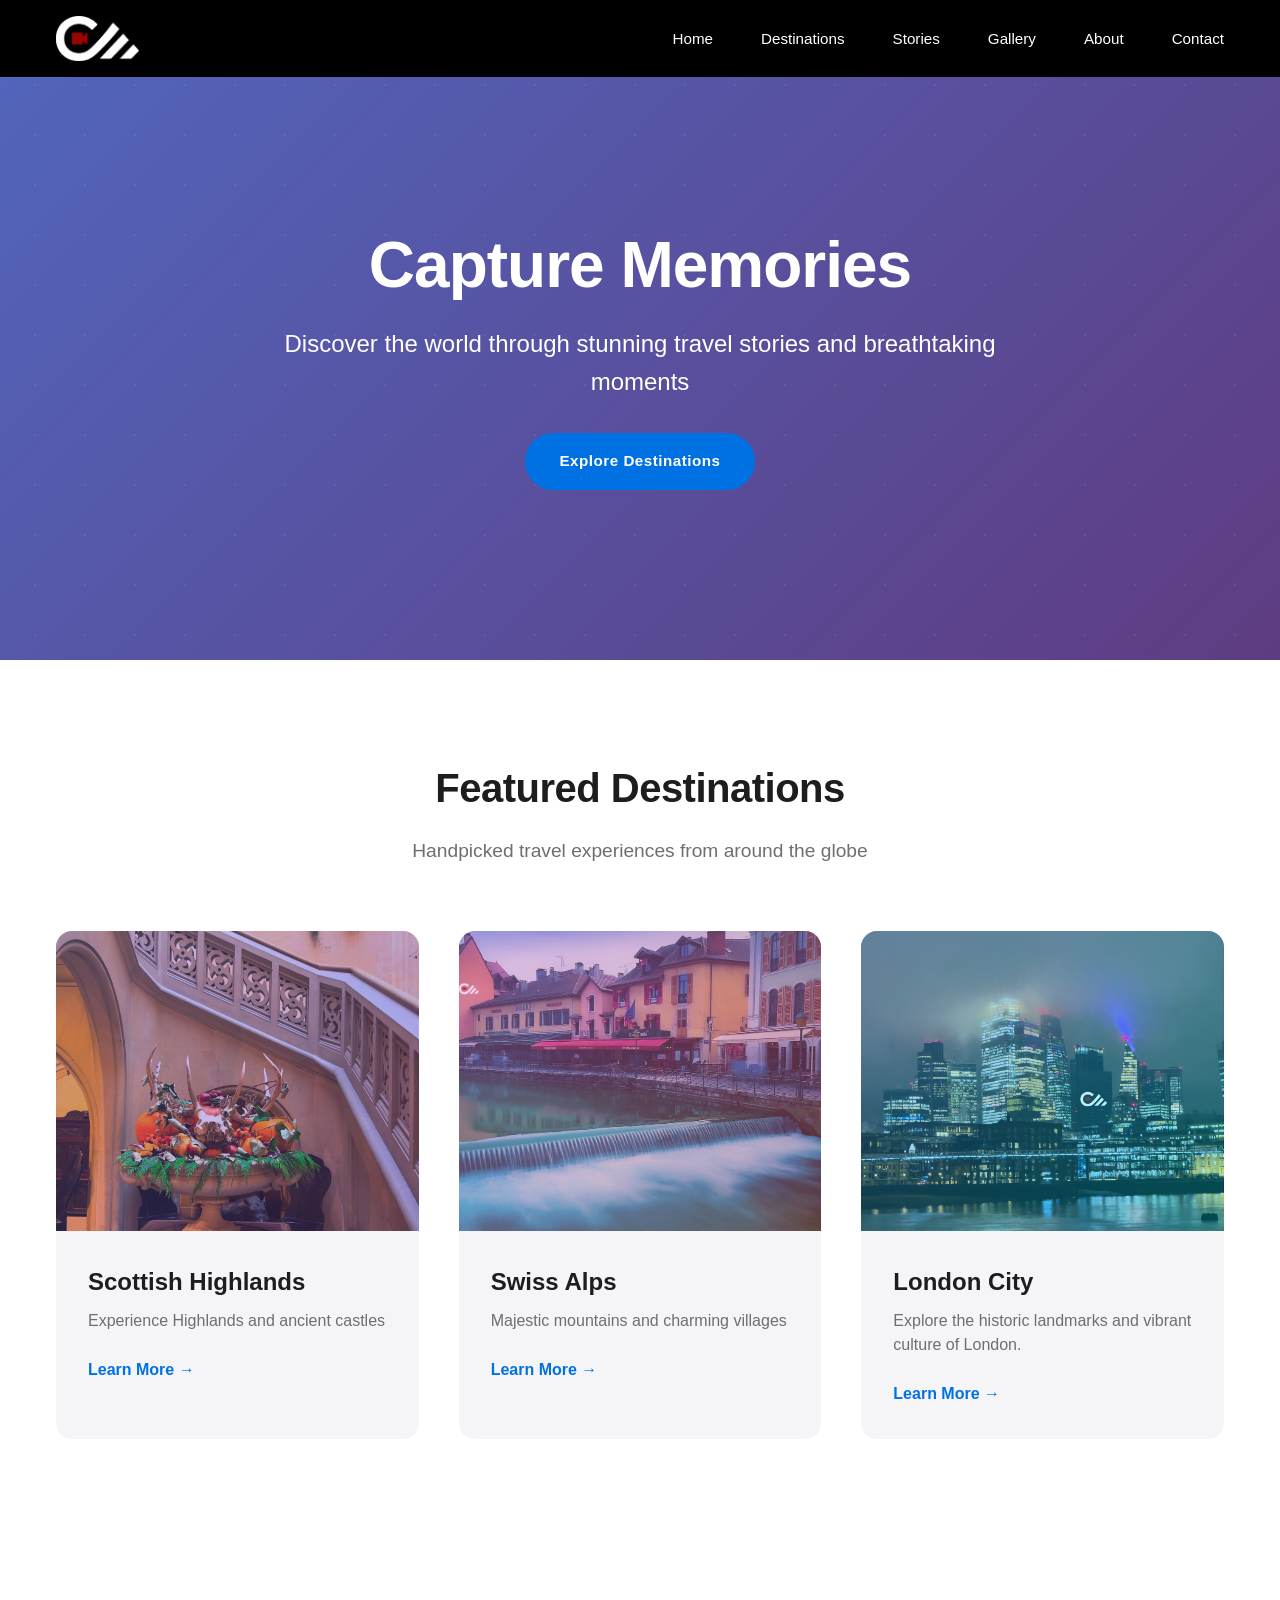
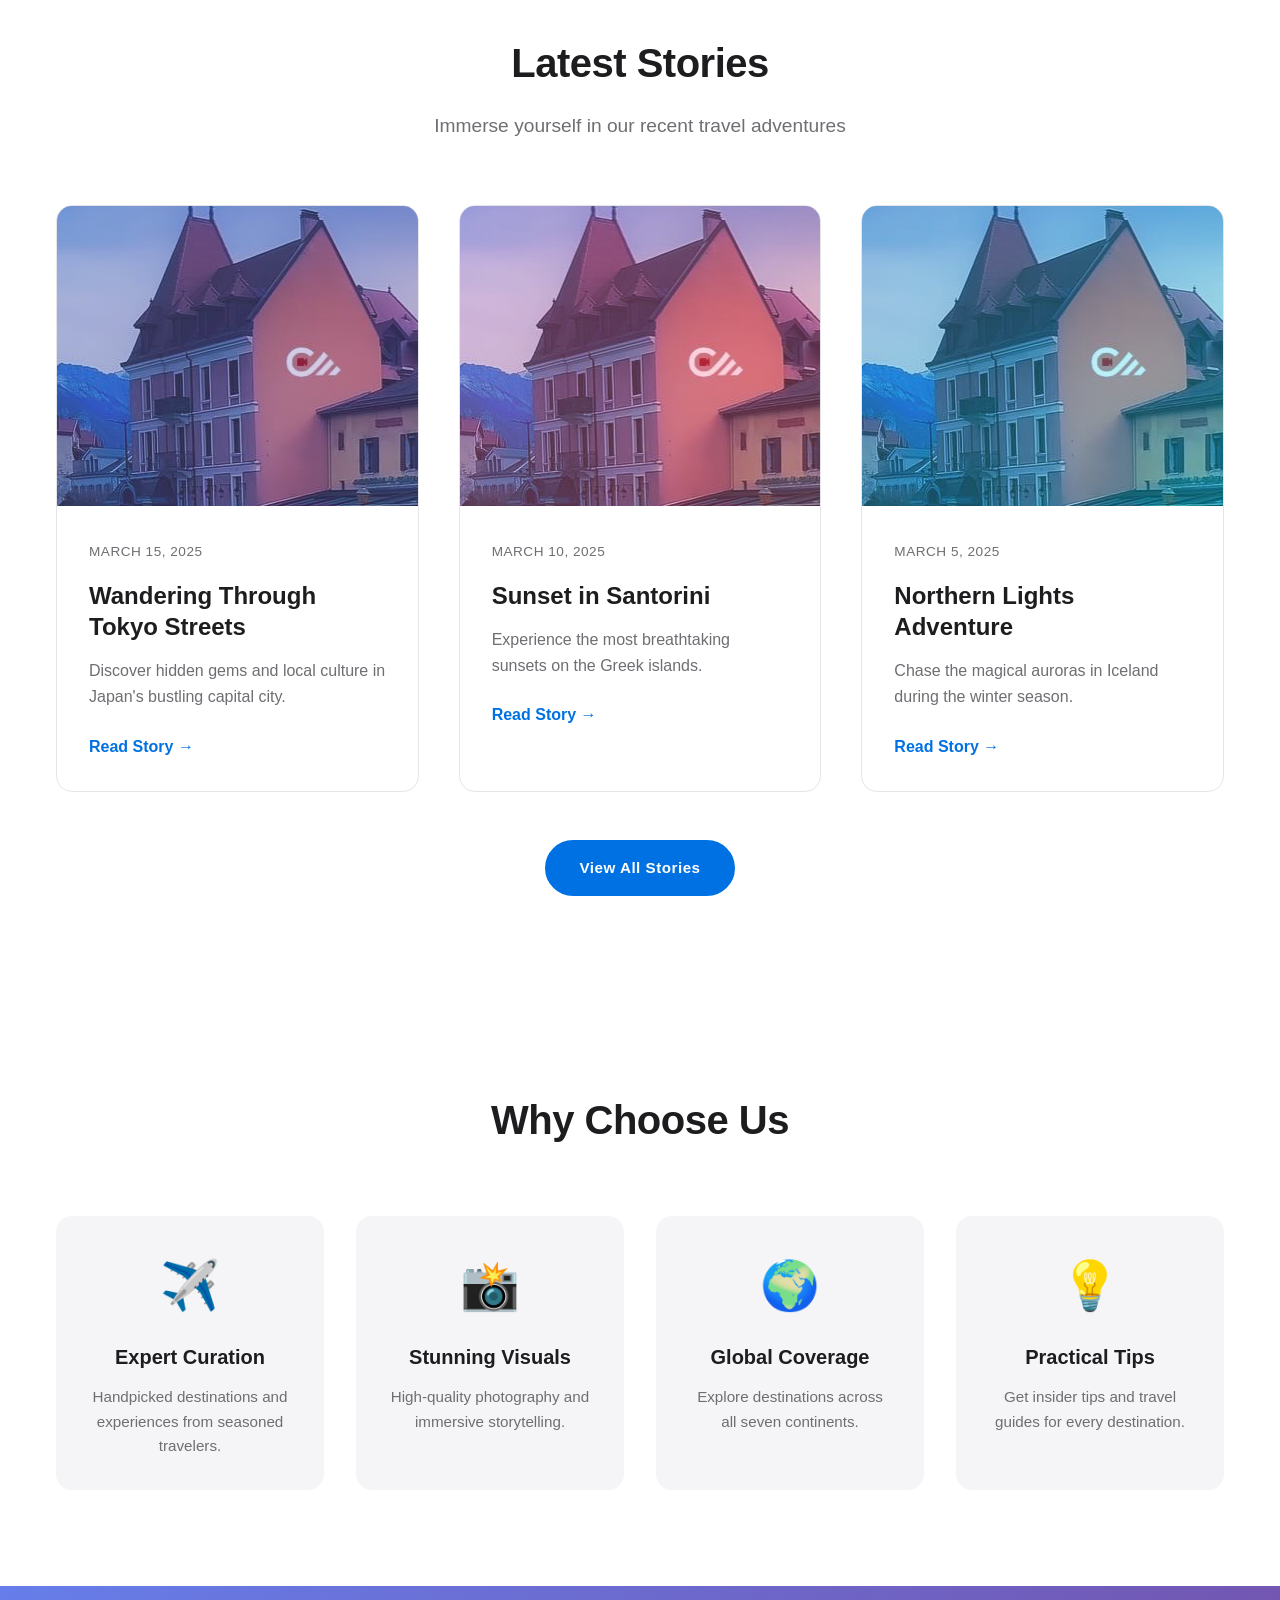
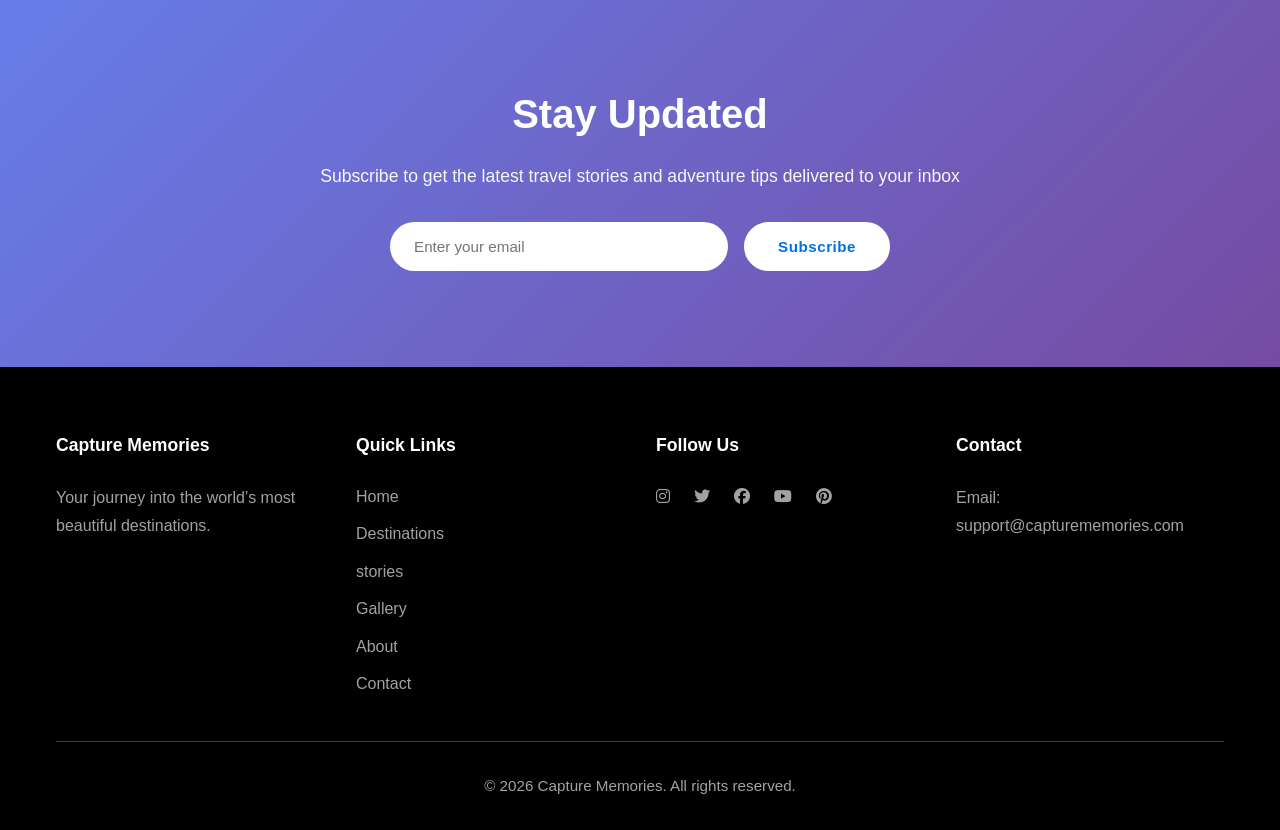
<file: index.html>
<!DOCTYPE html>
<html lang="en">
<head>
    <meta charset="UTF-8">
    <meta name="viewport" content="width=device-width, initial-scale=1.0">
    <meta name="description" content="Capture Memories - A premium travel storiesging platform">
    <title>Capture Memories - Travel Stories & Adventures</title>
    <link rel="stylesheet" href="https://cdnjs.cloudflare.com/ajax/libs/font-awesome/6.4.0/css/all.min.css">
    <link rel="stylesheet" href="css/style.css">
    <link rel="stylesheet" href="css/animations.css">
    <link rel="stylesheet" href="css/responsive.css">
</head>
<body>
    <!-- Navigation -->
    <nav class="navbar">
        <div class="container">
            <div class="nav-wrapper">
                <a href="index.html" class="logo">
                    <img src="assets/images/logo.png" alt="Capture Memories" class="logo-img">
                </a>
                <div class="nav-toggle" id="navToggle">
                    <span></span>
                    <span></span>
                    <span></span>
                </div>
                <ul class="nav-menu" id="navMenu">
                    <li><a href="index.html" class="nav-link active">Home</a></li>
                    <li><a href="pages/destinations.html" class="nav-link">Destinations</a></li>
                    <li><a href="pages/stories.html" class="nav-link">Stories</a></li>
                    <li><a href="pages/gallery.html" class="nav-link">Gallery</a></li>
                    <li><a href="pages/about.html" class="nav-link">About</a></li>
                    <li><a href="pages/contact.html" class="nav-link">Contact</a></li>
                </ul>
            </div>
        </div>
    </nav>

    <!-- Hero Section -->
    <section class="hero">
        <div class="hero-content">
            <h1 class="hero-title fade-in-up">Capture Memories</h1>
            <p class="hero-subtitle fade-in-up" style="animation-delay: 0.2s;">Discover the world through stunning travel stories and breathtaking moments</p>
            <a href="pages/destinations.html" class="cta-button fade-in-up" style="animation-delay: 0.4s;">Explore Destinations</a>
        </div>
        <div class="hero-overlay"></div>
    </section>

    <!-- Featured Destinations -->
    <section class="section featured-destinations">
        <div class="container">
            <div class="section-header">
                <h2>Featured Destinations</h2>
                <p>Handpicked travel experiences from around the globe</p>
            </div>
            <div class="destinations-grid">
                <div class="destination-card" data-aos="fade-up">
                    <div class="destination-image" style="background-image: linear-gradient(135deg, rgba(102, 126, 234, 0.3) 0%, rgba(118, 75, 162, 0.3) 100%), url('assets/images/Img1.jpg'); background-size: cover; background-position: center;"></div>
                    <div class="destination-content">
                        <h3>Scottish Highlands</h3>
                        <p>Experience Highlands and ancient castles</p>
                        <a href="pages/destinations.html" class="read-more">Learn More →</a>
                    </div>
                </div>
                <div class="destination-card" data-aos="fade-up">
                    <div class="destination-image" style="background-image: linear-gradient(135deg, rgba(240, 147, 251, 0.3) 0%, rgba(245, 87, 108, 0.3) 100%), url('assets/images/Img3.jpg'); background-size: cover; background-position: center;"></div>
                    <div class="destination-content">
                        <h3>Swiss Alps</h3>
                        <p>Majestic mountains and charming villages</p>
                        <a href="pages/destinations.html" class="read-more">Learn More →</a>
                    </div>
                </div>
                <div class="destination-card" data-aos="fade-up">
                    <div class="destination-image" style="background-image: linear-gradient(135deg, rgba(79, 172, 254, 0.3) 0%, rgba(0, 242, 254, 0.3) 100%), url('assets/images/Img2.jpg'); background-size: cover; background-position: center;"></div>
                    <div class="destination-content">
                        <h3>London City</h3>
                        <p>Explore the historic landmarks and vibrant culture of London.</p>
                        <a href="pages/destinations.html" class="read-more">Learn More →</a>
                    </div>
                </div>
            </div>
        </div>
    </section>

    <!-- Latest stories Posts -->
    <section class="section latest-stories">
        <div class="container">
            <div class="section-header">
                <h2>Latest Stories</h2>
                <p>Immerse yourself in our recent travel adventures</p>
            </div>
            <div class="stories-grid">
                <article class="stories-card" data-aos="fade-up">
                    <div class="stories-image" style="background: linear-gradient(135deg, rgba(102, 126, 234, 0.3) 0%, rgba(118, 75, 162, 0.3) 100%), url('assets/images/Img3.jpg');"></div>
                    <div class="stories-content">
                        <span class="stories-date">March 15, 2025</span>
                        <h3>Wandering Through Tokyo Streets</h3>
                        <p>Discover hidden gems and local culture in Japan's bustling capital city.</p>
                        <a href="pages/stories.html" class="read-more">Read Story →</a>
                    </div>
                </article>
                <article class="stories-card" data-aos="fade-up">
                    <div class="stories-image" style="background: linear-gradient(135deg, rgba(240, 147, 251, 0.3) 0%, rgba(245, 87, 108, 0.3) 100%), url('assets/images/Img3.jpg');"></div>
                    <div class="stories-content">
                        <span class="stories-date">March 10, 2025</span>
                        <h3>Sunset in Santorini</h3>
                        <p>Experience the most breathtaking sunsets on the Greek islands.</p>
                        <a href="pages/stories.html" class="read-more">Read Story →</a>
                    </div>
                </article>
                <article class="stories-card" data-aos="fade-up">
                    <div class="stories-image" style="background: linear-gradient(135deg, rgba(79, 172, 254, 0.3) 0%, rgba(0, 242, 254, 0.3) 100%), url('assets/images/Img3.jpg');"></div>
                    <div class="stories-content">
                        <span class="stories-date">March 5, 2025</span>
                        <h3>Northern Lights Adventure</h3>
                        <p>Chase the magical auroras in Iceland during the winter season.</p>
                        <a href="pages/stories.html" class="read-more">Read Story →</a>
                    </div>
                </article>
            </div>
            <div class="section-cta">
                <a href="pages/stories.html" class="cta-button">View All Stories</a>
            </div>
        </div>
    </section>

    <!-- Features Section -->
    <section class="section features">
        <div class="container">
            <div class="section-header">
                <h2>Why Choose Us</h2>
            </div>
            <div class="features-grid">
                <div class="feature-item" data-aos="fade-up">
                    <div class="feature-icon">✈️</div>
                    <h3>Expert Curation</h3>
                    <p>Handpicked destinations and experiences from seasoned travelers.</p>
                </div>
                <div class="feature-item" data-aos="fade-up">
                    <div class="feature-icon">📸</div>
                    <h3>Stunning Visuals</h3>
                    <p>High-quality photography and immersive storytelling.</p>
                </div>
                <div class="feature-item" data-aos="fade-up">
                    <div class="feature-icon">🌍</div>
                    <h3>Global Coverage</h3>
                    <p>Explore destinations across all seven continents.</p>
                </div>
                <div class="feature-item" data-aos="fade-up">
                    <div class="feature-icon">💡</div>
                    <h3>Practical Tips</h3>
                    <p>Get insider tips and travel guides for every destination.</p>
                </div>
            </div>
        </div>
    </section>

    <!-- Newsletter Section -->
    <section class="section newsletter">
        <div class="container">
            <div class="newsletter-content">
                <h2>Stay Updated</h2>
                <p>Subscribe to get the latest travel stories and adventure tips delivered to your inbox</p>
                <form class="newsletter-form" id="newsletterForm">
                    <input type="email" placeholder="Enter your email" required>
                    <button type="submit" class="cta-button">Subscribe</button>
                </form>
            </div>
        </div>
    </section>

    <!-- Footer -->
    <footer id="site-footer"></footer>

    <script src="js/footer.js"></script>
    <script src="js/main.js"></script>
    <script src="js/navigation.js"></script>
    <script src="js/scroll-animations.js"></script>
</body>
</html>
</file>
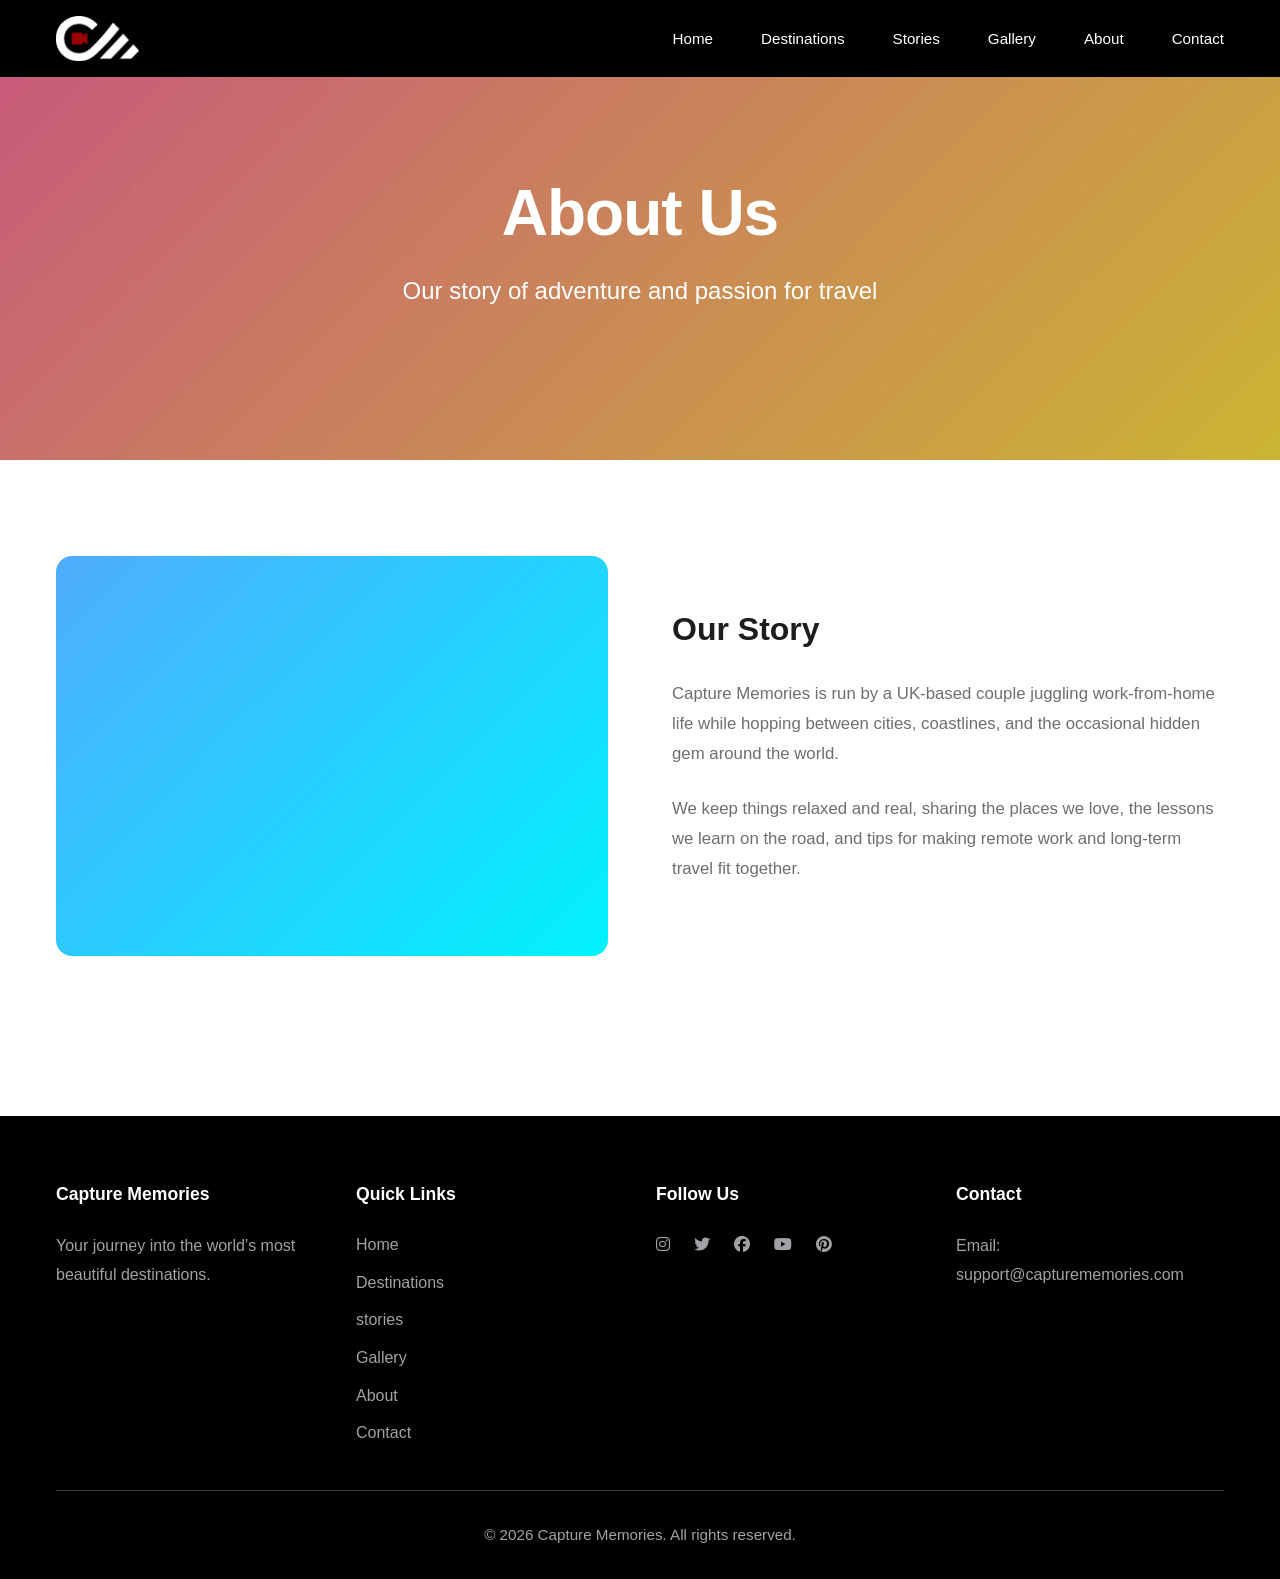
<file: pages/about.html>
<!DOCTYPE html>
<html lang="en">
<head>
    <meta charset="UTF-8">
    <meta name="viewport" content="width=device-width, initial-scale=1.0">
    <title>About - Capture Memories</title>
    <link rel="stylesheet" href="https://cdnjs.cloudflare.com/ajax/libs/font-awesome/6.4.0/css/all.min.css">
    <link rel="stylesheet" href="../css/style.css">
    <link rel="stylesheet" href="../css/animations.css">
    <link rel="stylesheet" href="../css/responsive.css">
    <style>
        .about-section {
            display: grid;
            grid-template-columns: 1fr 1fr;
            gap: 4rem;
            align-items: center;
            margin-bottom: 4rem;
        }

        .about-image {
            height: 400px;
            border-radius: 16px;
            background: linear-gradient(135deg, #667eea 0%, #764ba2 100%);
        }

        .about-content h3 {
            font-size: 2rem;
            margin-bottom: 1.5rem;
            font-weight: 700;
        }

        .about-content p {
            color: var(--text-light);
            margin-bottom: 1.5rem;
            line-height: 1.8;
            font-size: 1.05rem;
        }

        @media (max-width: 768px) {
            .about-section {
                grid-template-columns: 1fr;
                gap: 2rem;
            }

            .about-image {
                height: 250px;
            }
        }
    </style>
</head>
<body>
    <!-- Navigation -->
    <nav class="navbar">
        <div class="container">
            <div class="nav-wrapper">
                <a href="../index.html" class="logo">
                    <img src="../assets/images/logo.png" alt="Capture Memories" class="logo-img">
                </a>
                <div class="nav-toggle" id="navToggle">
                    <span></span>
                    <span></span>
                    <span></span>
                </div>
                <ul class="nav-menu" id="navMenu">
                    <li><a href="../index.html" class="nav-link">Home</a></li>
                    <li><a href="destinations.html" class="nav-link">Destinations</a></li>
                    <li><a href="stories.html" class="nav-link">Stories</a></li>
                    <li><a href="gallery.html" class="nav-link">Gallery</a></li>
                    <li><a href="about.html" class="nav-link active">About</a></li>
                    <li><a href="contact.html" class="nav-link">Contact</a></li>
                </ul>
            </div>
        </div>
    </nav>

    <!-- Page Header -->
    <section class="hero" style="margin-top: 60px; height: 400px; background: linear-gradient(135deg, #fa709a 0%, #fee140 100%);">
        <div class="hero-content">
            <h1 class="hero-title fade-in-up">About Us</h1>
            <p class="hero-subtitle fade-in-up" style="animation-delay: 0.2s;">Our story of adventure and passion for travel</p>
        </div>
        <div class="hero-overlay"></div>
    </section>

    <!-- About Content -->
    <section class="section">
        <div class="container">
            <div class="about-section" data-aos="fade-up">
                <div class="about-image" style="background: linear-gradient(135deg, #4facfe 0%, #00f2fe 100%);"></div>
                <div class="about-content">
                    <h3>Our Story</h3>
                    <p>Capture Memories is run by a UK-based couple juggling work-from-home life while hopping between cities, coastlines, and the occasional hidden gem around the world.</p>
                    <p>We keep things relaxed and real, sharing the places we love, the lessons we learn on the road, and tips for making remote work and long-term travel fit together.</p>
                </div>
            </div>
        </div>
    </section>

    <!-- Footer -->
    <footer id="site-footer"></footer>

    <script src="../js/footer.js"></script>
    <script src="../js/main.js"></script>
    <script src="../js/navigation.js"></script>
    <script src="../js/scroll-animations.js"></script>
</body>
</html>
</file>
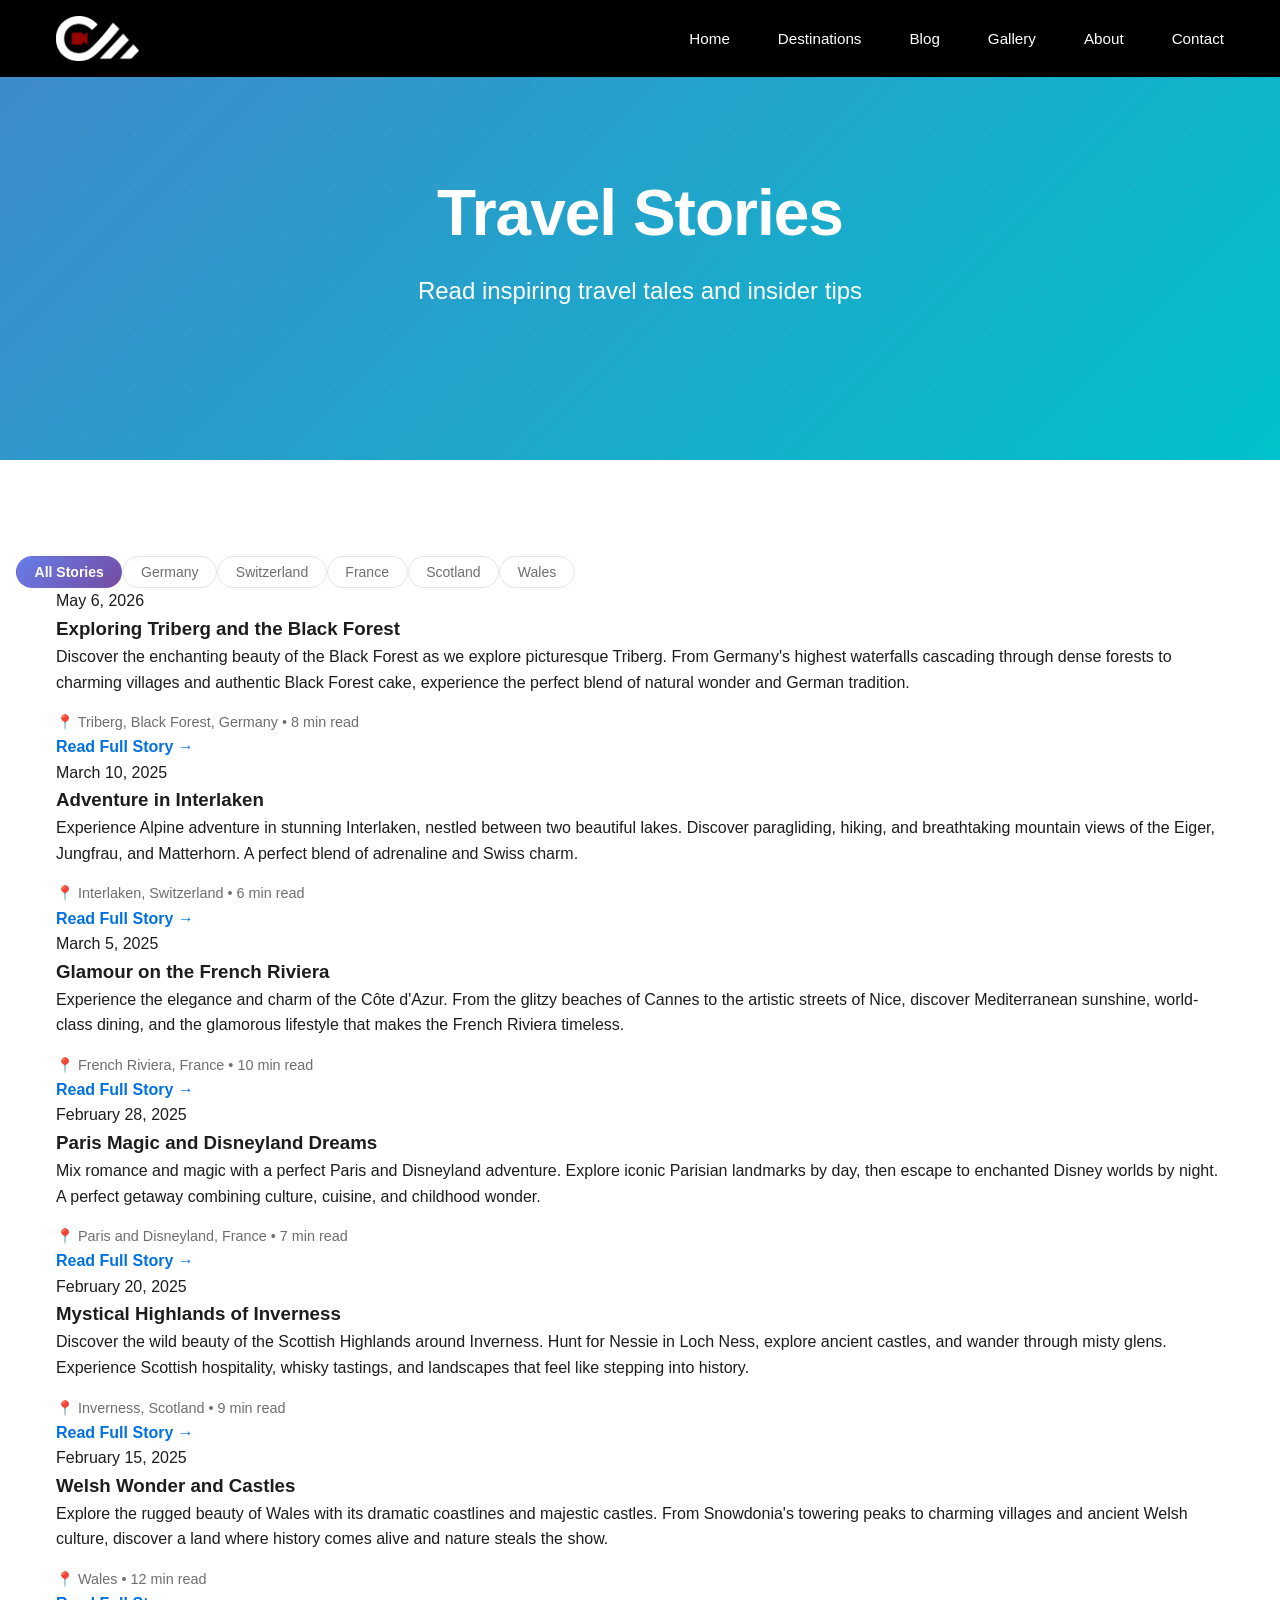
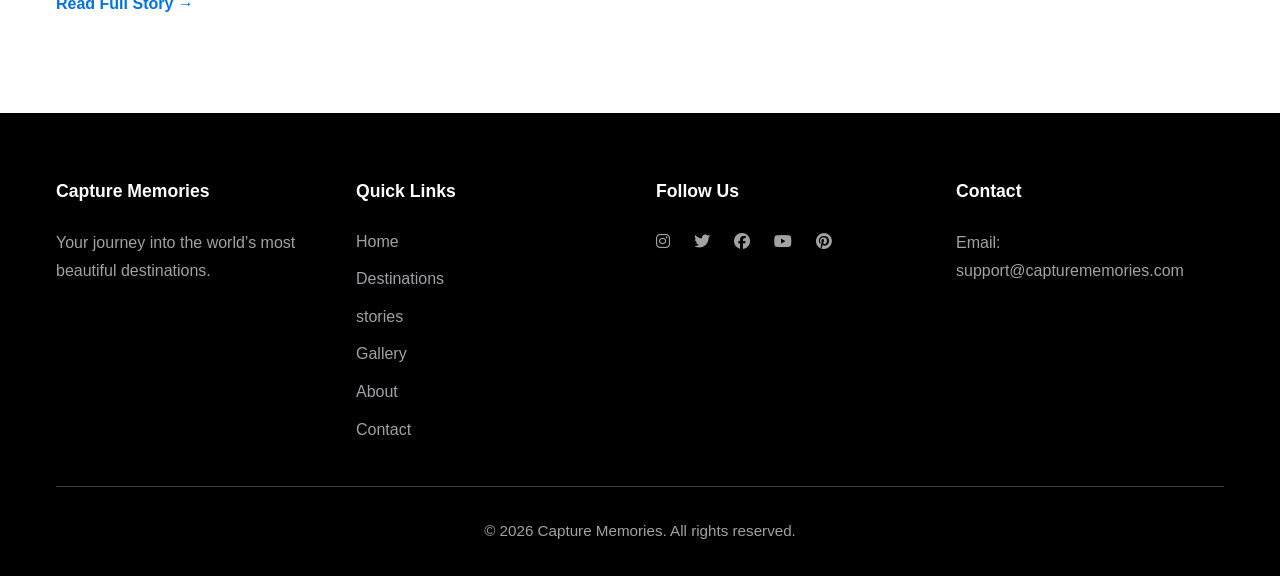
<file: pages/blog.html>
<!DOCTYPE html>
<html lang="en">
<head>
    <meta charset="UTF-8">
    <meta name="viewport" content="width=device-width, initial-scale=1.0">
    <title>Blog - Capture Memories</title>
    <link rel="stylesheet" href="https://cdnjs.cloudflare.com/ajax/libs/font-awesome/6.4.0/css/all.min.css">
    <link rel="stylesheet" href="../css/style.css">
    <link rel="stylesheet" href="../css/animations.css">
    <link rel="stylesheet" href="../css/responsive.css">
</head>
<body>
    <!-- Navigation -->
    <nav class="navbar">
        <div class="container">
            <div class="nav-wrapper">
                <a href="../index.html" class="logo">
                    <img src="../assets/images/logo.png" alt="Capture Memories" class="logo-img">
                </a>
                <div class="nav-toggle" id="navToggle">
                    <span></span>
                    <span></span>
                    <span></span>
                </div>
                <ul class="nav-menu" id="navMenu">
                    <li><a href="../index.html" class="nav-link">Home</a></li>
                    <li><a href="destinations.html" class="nav-link">Destinations</a></li>
                    <li><a href="blog.html" class="nav-link active">Blog</a></li>
                    <li><a href="gallery.html" class="nav-link">Gallery</a></li>
                    <li><a href="about.html" class="nav-link">About</a></li>
                    <li><a href="contact.html" class="nav-link">Contact</a></li>
                </ul>
            </div>
        </div>
    </nav>

    <!-- Page Header -->
    <section class="hero" style="margin-top: 60px; height: 400px; background: linear-gradient(135deg, #4facfe 0%, #00f2fe 100%);">
        <div class="hero-content">
            <h1 class="hero-title fade-in-up">Travel Stories</h1>
            <p class="hero-subtitle fade-in-up" style="animation-delay: 0.2s;">Read inspiring travel tales and insider tips</p>
        </div>
        <div class="hero-overlay"></div>
    </section>

    <!-- Blog Posts -->
    <section class="section">
        <div class="container">
            <div class="blog-grid">
                <!-- Posts will be dynamically loaded here -->
            </div>
        </div>
    </section>

    <!-- Footer -->
    <footer id="site-footer"></footer>

    <script src="../js/footer.js"></script>
    <script src="../js/main.js"></script>
    <script src="../js/navigation.js"></script>
    <script src="../js/scroll-animations.js"></script>
    <script src="../js/blog.js"></script>
</body>
</html>
</file>
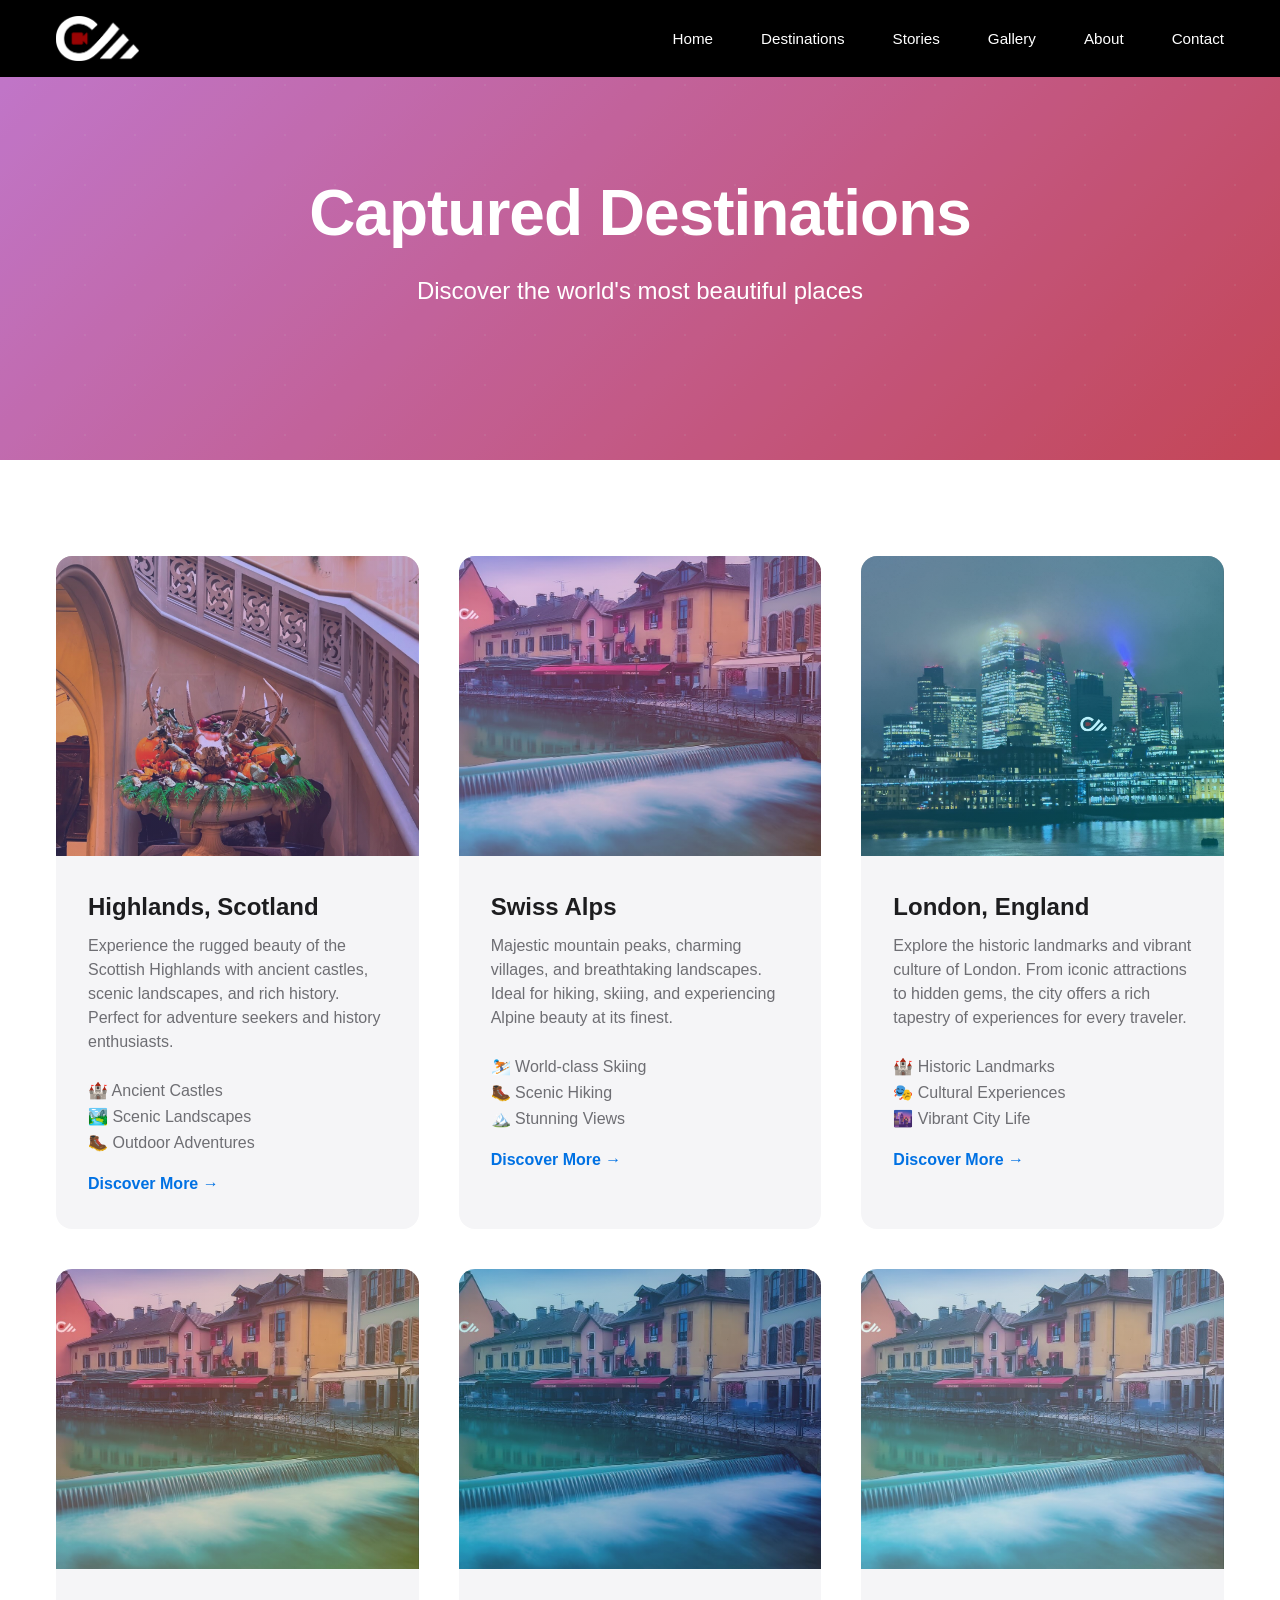
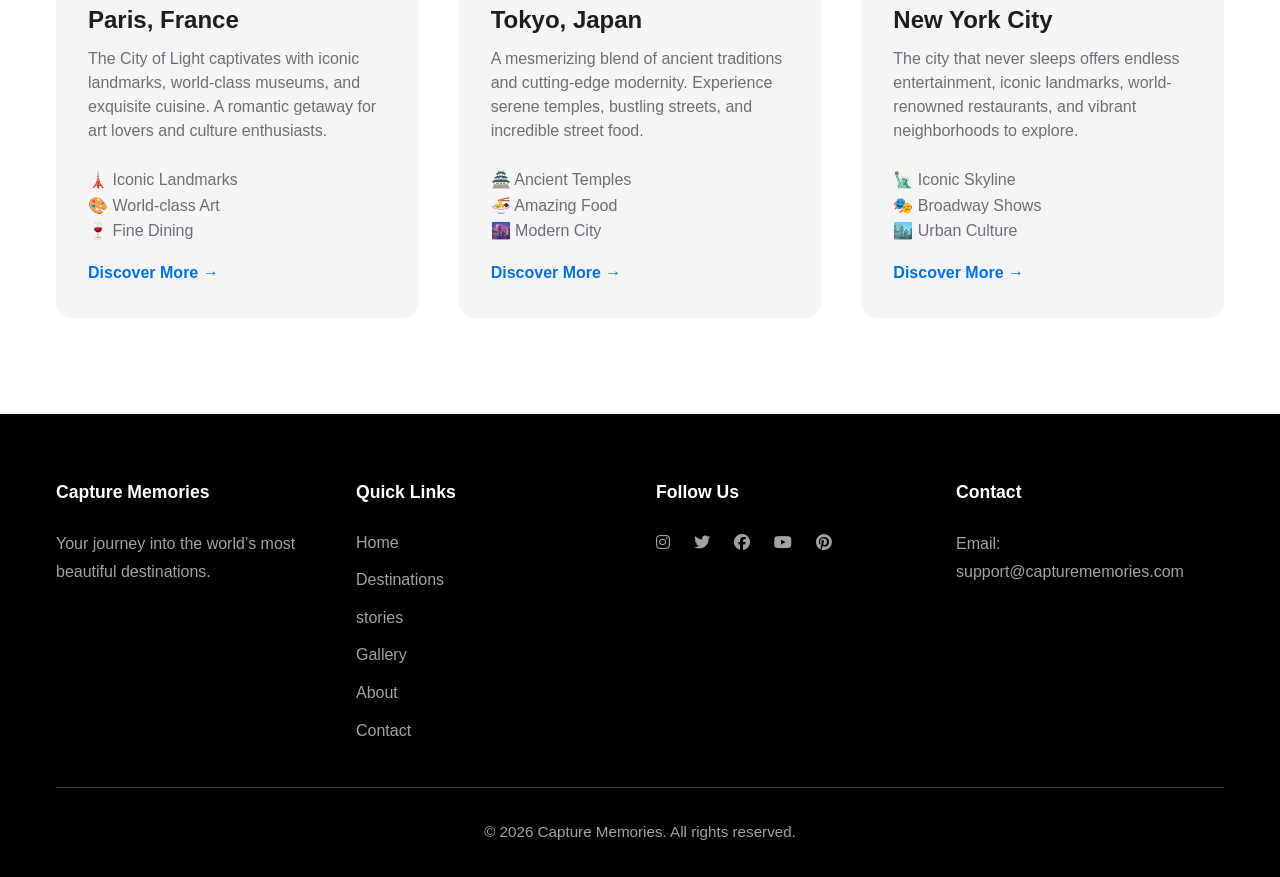
<file: pages/destinations.html>
<!DOCTYPE html>
<html lang="en">
<head>
    <meta charset="UTF-8">
    <meta name="viewport" content="width=device-width, initial-scale=1.0">
    <title>Destinations - Capture Memories</title>
    <link rel="stylesheet" href="https://cdnjs.cloudflare.com/ajax/libs/font-awesome/6.4.0/css/all.min.css">
    <link rel="stylesheet" href="../css/style.css">
    <link rel="stylesheet" href="../css/animations.css">
    <link rel="stylesheet" href="../css/responsive.css">
</head>
<body>
    <!-- Navigation -->
    <nav class="navbar">
        <div class="container">
            <div class="nav-wrapper">
                <a href="../index.html" class="logo">
                    <img src="../assets/images/logo.png" alt="Capture Memories" class="logo-img">
                </a>
                <div class="nav-toggle" id="navToggle">
                    <span></span>
                    <span></span>
                    <span></span>
                </div>
                <ul class="nav-menu" id="navMenu">
                    <li><a href="../index.html" class="nav-link">Home</a></li>
                    <li><a href="destinations.html" class="nav-link active">Destinations</a></li>
                    <li><a href="stories.html" class="nav-link">Stories</a></li>
                    <li><a href="gallery.html" class="nav-link">Gallery</a></li>
                    <li><a href="about.html" class="nav-link">About</a></li>
                    <li><a href="contact.html" class="nav-link">Contact</a></li>
                </ul>
            </div>
        </div>
    </nav>

    <!-- Page Header -->
    <section class="hero" style="margin-top: 60px; height: 400px; background: linear-gradient(135deg, #f093fb 0%, #f5576c 100%);">
        <div class="hero-content">
            <h1 class="hero-title fade-in-up">Captured Destinations</h1>
            <p class="hero-subtitle fade-in-up" style="animation-delay: 0.2s;">Discover the world's most beautiful places</p>
        </div>
        <div class="hero-overlay"></div>
    </section>

    <!-- Main Content -->
    <section class="section">
        <div class="container">
            <div class="destinations-grid">
                <!-- Destination cards are dynamically loaded from data/destinations.json -->
            </div>
        </div>
    </section>

    <!-- Footer -->
    <footer id="site-footer"></footer>

    <script src="../js/footer.js"></script>
    <script src="../js/main.js"></script>
    <script src="../js/navigation.js"></script>
    <script src="../js/scroll-animations.js"></script>
    <script src="../js/destinations.js"></script>
</body>
</html>
</file>
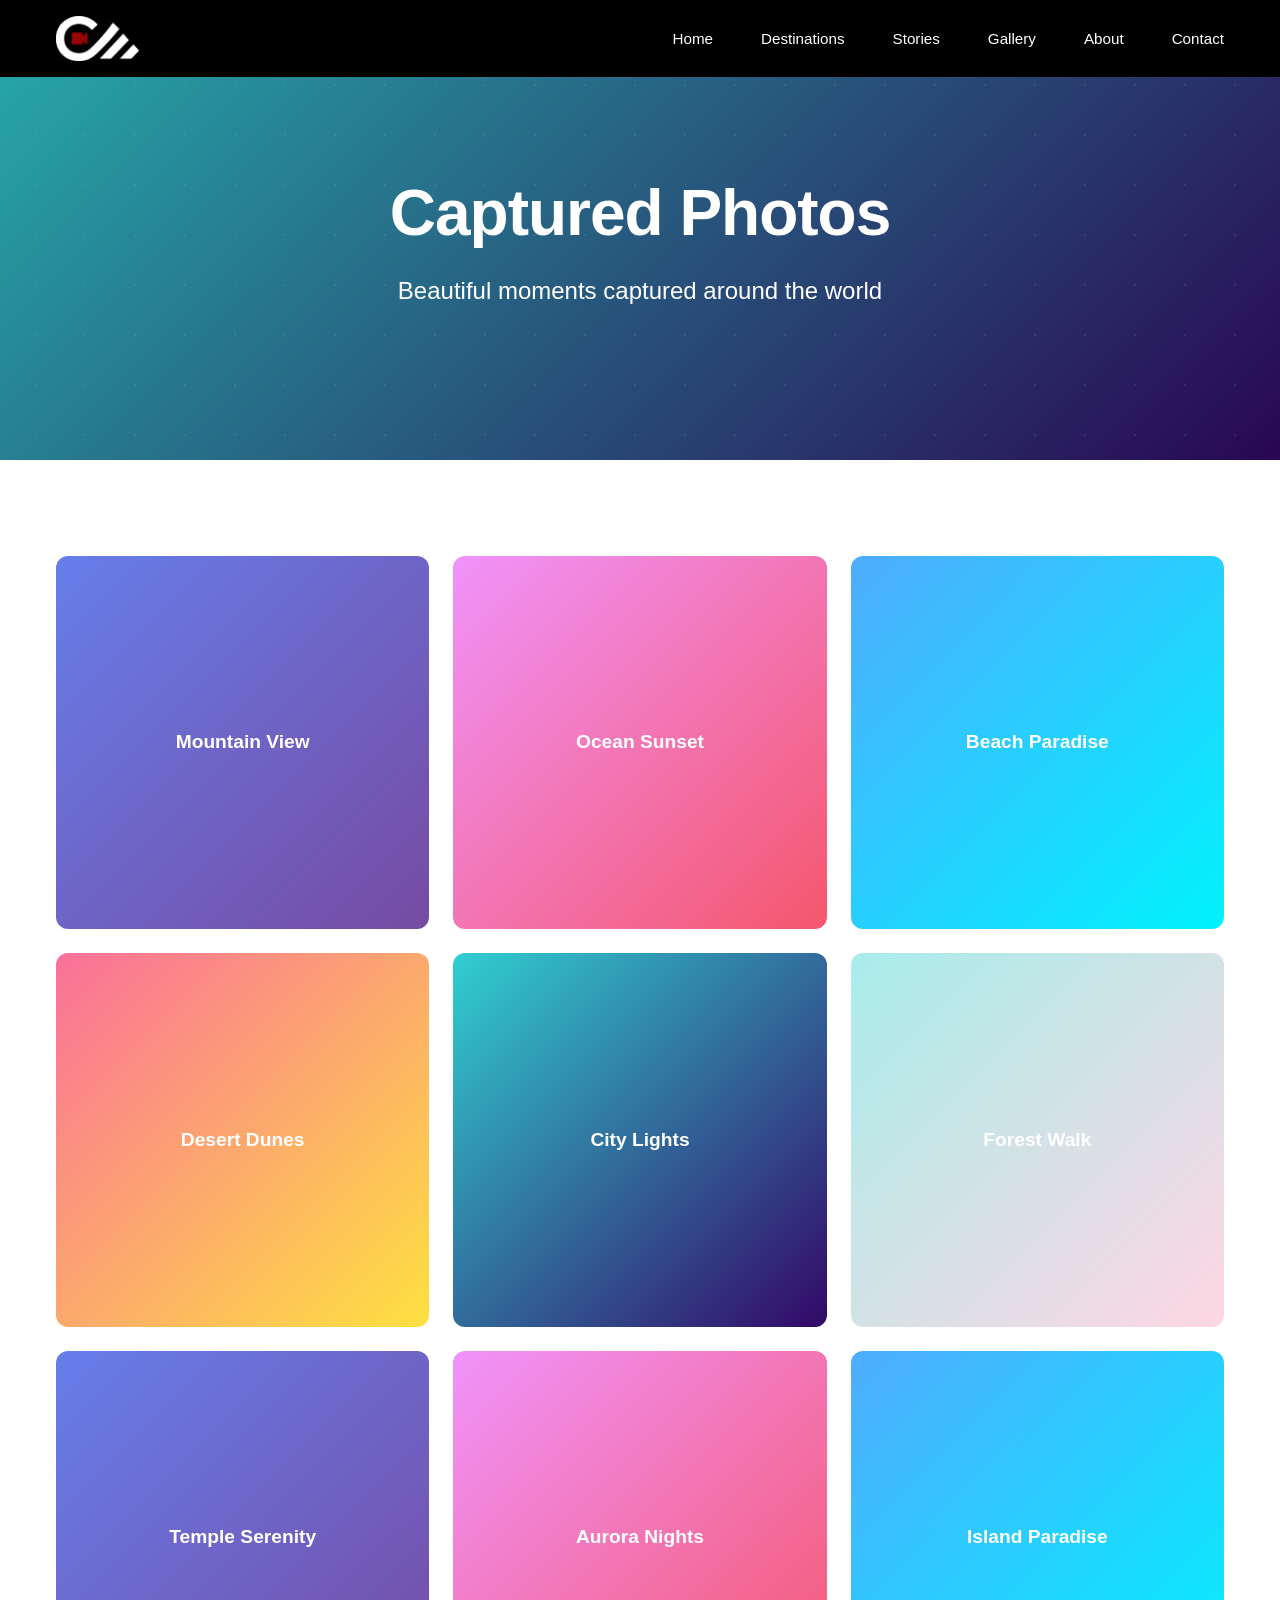
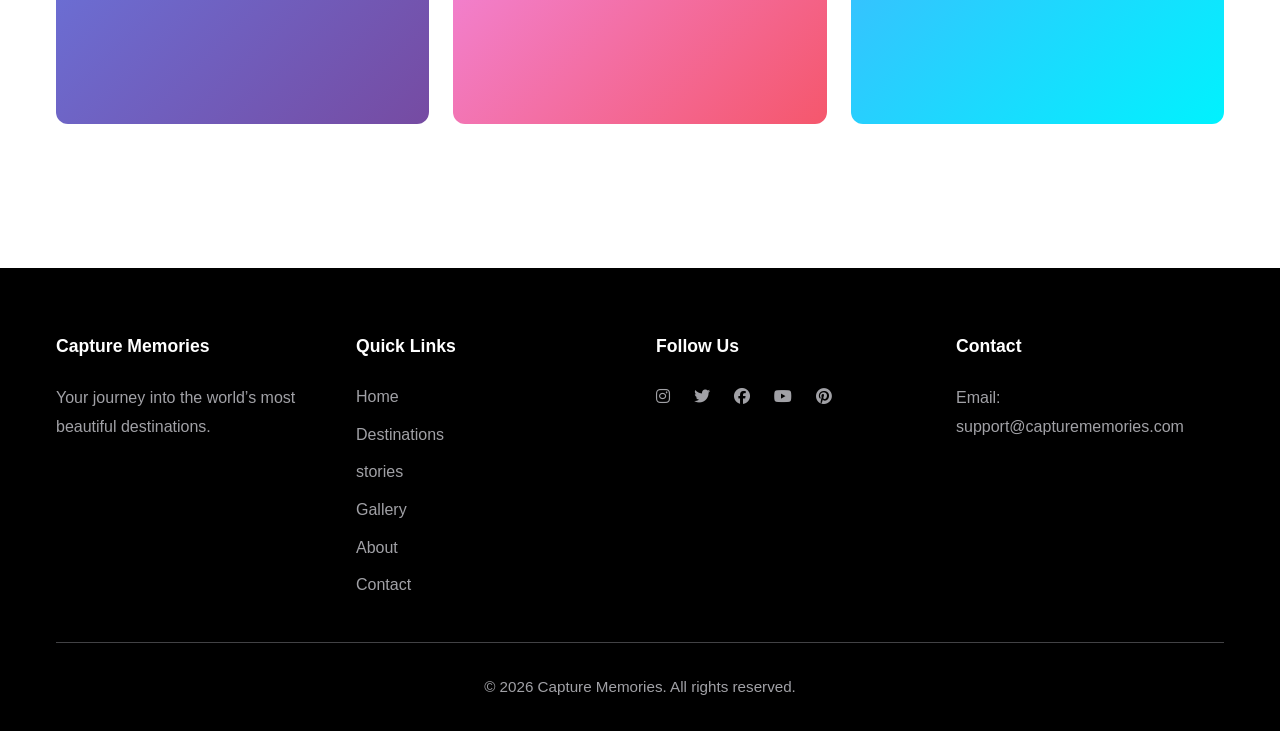
<file: pages/gallery.html>
<!DOCTYPE html>
<html lang="en">
<head>
    <meta charset="UTF-8">
    <meta name="viewport" content="width=device-width, initial-scale=1.0">
    <title>Gallery - Capture Memories</title>
    <link rel="stylesheet" href="https://cdnjs.cloudflare.com/ajax/libs/font-awesome/6.4.0/css/all.min.css">
    <link rel="stylesheet" href="../css/style.css">
    <link rel="stylesheet" href="../css/animations.css">
    <link rel="stylesheet" href="../css/responsive.css">
    <style>
        .gallery-grid {
            display: grid;
            grid-template-columns: repeat(auto-fill, minmax(300px, 1fr));
            gap: 1.5rem;
            margin-bottom: 3rem;
        }

        .gallery-item {
            position: relative;
            border-radius: 12px;
            overflow: hidden;
            aspect-ratio: 1;
            cursor: pointer;
            transition: var(--transition);
        }

        .gallery-item:hover {
            transform: scale(1.05);
        }

        .gallery-image {
            width: 100%;
            height: 100%;
            background-size: cover;
            background-position: center;
            transition: var(--transition);
        }

        .gallery-item:hover .gallery-image {
            transform: scale(1.1);
        }

        .gallery-overlay {
            position: absolute;
            top: 0;
            left: 0;
            width: 100%;
            height: 100%;
            background: rgba(0, 0, 0, 0);
            transition: var(--transition);
            display: flex;
            align-items: center;
            justify-content: center;
            color: white;
            font-size: 1.2rem;
            font-weight: 600;
        }

        .gallery-item:hover .gallery-overlay {
            background: rgba(0, 0, 0, 0.5);
        }

        @media (max-width: 768px) {
            .gallery-grid {
                grid-template-columns: repeat(auto-fill, minmax(200px, 1fr));
            }
        }
    </style>
</head>
<body>
    <!-- Navigation -->
    <nav class="navbar">
        <div class="container">
            <div class="nav-wrapper">
                <a href="../index.html" class="logo">
                    <img src="../assets/images/logo.png" alt="Capture Memories" class="logo-img">
                </a>
                <div class="nav-toggle" id="navToggle">
                    <span></span>
                    <span></span>
                    <span></span>
                </div>
                <ul class="nav-menu" id="navMenu">
                    <li><a href="../index.html" class="nav-link">Home</a></li>
                    <li><a href="destinations.html" class="nav-link">Destinations</a></li>
                    <li><a href="stories.html" class="nav-link">Stories</a></li>
                    <li><a href="gallery.html" class="nav-link active">Gallery</a></li>
                    <li><a href="about.html" class="nav-link">About</a></li>
                    <li><a href="contact.html" class="nav-link">Contact</a></li>
                </ul>
            </div>
        </div>
    </nav>

    <!-- Page Header -->
    <section class="hero" style="margin-top: 60px; height: 400px; background: linear-gradient(135deg, #30cfd0 0%, #330867 100%);">
        <div class="hero-content">
            <h1 class="hero-title fade-in-up">Captured Photos</h1>
            <p class="hero-subtitle fade-in-up" style="animation-delay: 0.2s;">Beautiful moments captured around the world</p>
        </div>
        <div class="hero-overlay"></div>
    </section>

    <!-- Gallery -->
    <section class="section">
        <div class="container">
            <div class="gallery-grid">
                <div class="gallery-item" data-aos="fade-up">
                    <div class="gallery-image" style="background: linear-gradient(135deg, #667eea 0%, #764ba2 100%);"></div>
                    <div class="gallery-overlay">Mountain View</div>
                </div>
                <div class="gallery-item" data-aos="fade-up">
                    <div class="gallery-image" style="background: linear-gradient(135deg, #f093fb 0%, #f5576c 100%);"></div>
                    <div class="gallery-overlay">Ocean Sunset</div>
                </div>
                <div class="gallery-item" data-aos="fade-up">
                    <div class="gallery-image" style="background: linear-gradient(135deg, #4facfe 0%, #00f2fe 100%);"></div>
                    <div class="gallery-overlay">Beach Paradise</div>
                </div>
                <div class="gallery-item" data-aos="fade-up">
                    <div class="gallery-image" style="background: linear-gradient(135deg, #fa709a 0%, #fee140 100%);"></div>
                    <div class="gallery-overlay">Desert Dunes</div>
                </div>
                <div class="gallery-item" data-aos="fade-up">
                    <div class="gallery-image" style="background: linear-gradient(135deg, #30cfd0 0%, #330867 100%);"></div>
                    <div class="gallery-overlay">City Lights</div>
                </div>
                <div class="gallery-item" data-aos="fade-up">
                    <div class="gallery-image" style="background: linear-gradient(135deg, #a8edea 0%, #fed6e3 100%);"></div>
                    <div class="gallery-overlay">Forest Walk</div>
                </div>
                <div class="gallery-item" data-aos="fade-up">
                    <div class="gallery-image" style="background: linear-gradient(135deg, #667eea 0%, #764ba2 100%);"></div>
                    <div class="gallery-overlay">Temple Serenity</div>
                </div>
                <div class="gallery-item" data-aos="fade-up">
                    <div class="gallery-image" style="background: linear-gradient(135deg, #f093fb 0%, #f5576c 100%);"></div>
                    <div class="gallery-overlay">Aurora Nights</div>
                </div>
                <div class="gallery-item" data-aos="fade-up">
                    <div class="gallery-image" style="background: linear-gradient(135deg, #4facfe 0%, #00f2fe 100%);"></div>
                    <div class="gallery-overlay">Island Paradise</div>
                </div>
            </div>
        </div>
    </section>

    <!-- Footer -->
    <footer id="site-footer"></footer>

    <script src="../js/footer.js"></script>
    <script src="../js/main.js"></script>
    <script src="../js/navigation.js"></script>
    <script src="../js/scroll-animations.js"></script>
</body>
</html>
</file>
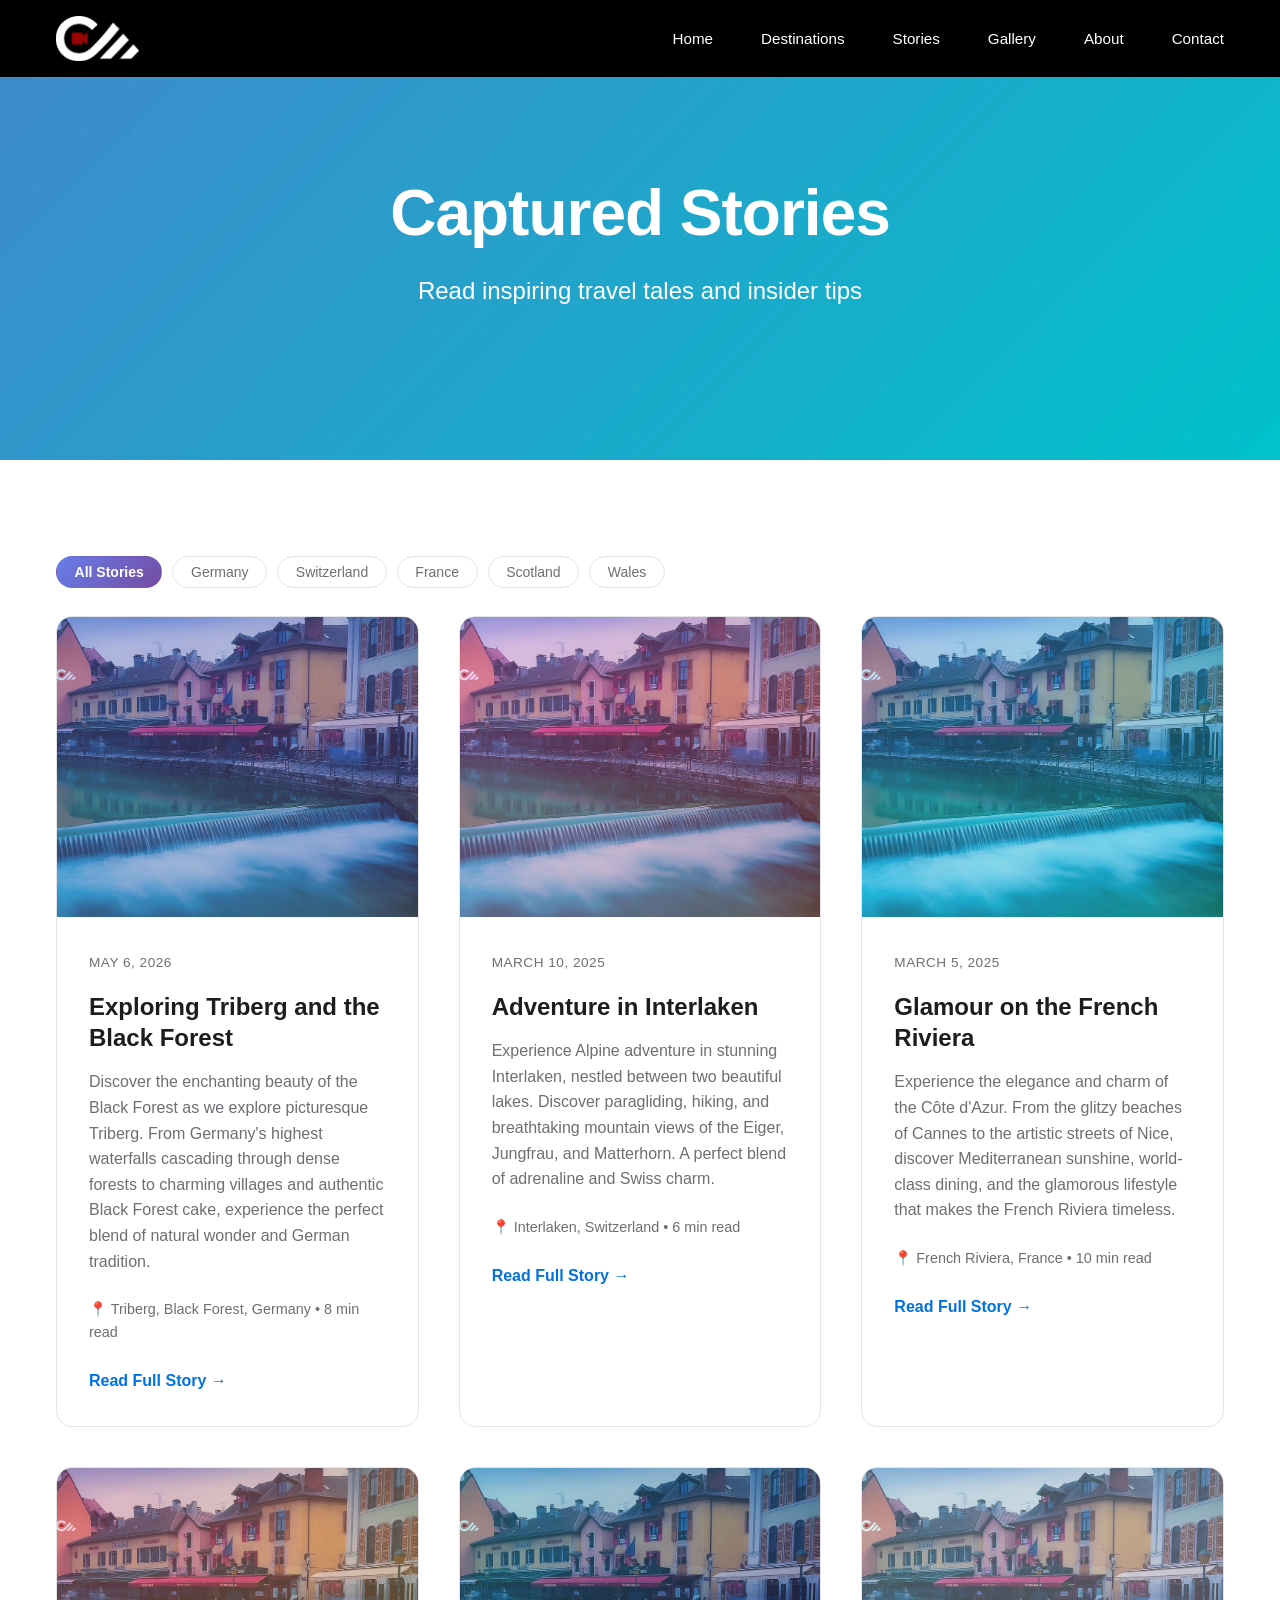
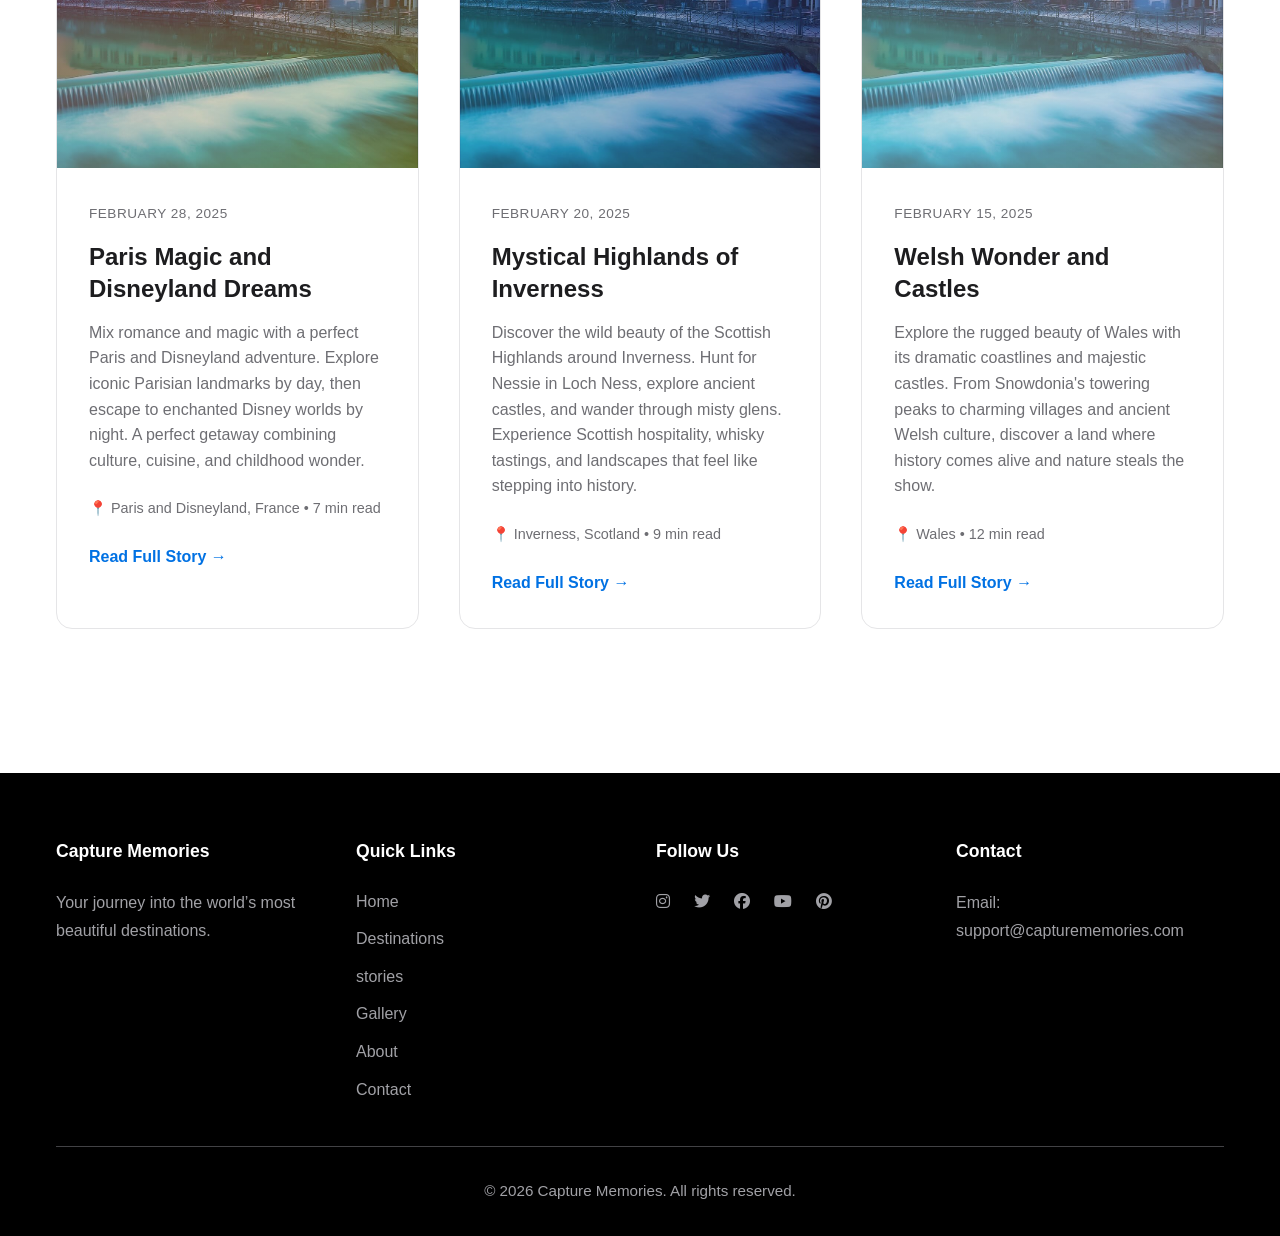
<file: pages/stories.html>
<!DOCTYPE html>
<html lang="en">
<head>
    <meta charset="UTF-8">
    <meta name="viewport" content="width=device-width, initial-scale=1.0">
    <title>stories - Capture Memories</title>
    <link rel="stylesheet" href="https://cdnjs.cloudflare.com/ajax/libs/font-awesome/6.4.0/css/all.min.css">
    <link rel="stylesheet" href="../css/style.css">
    <link rel="stylesheet" href="../css/animations.css">
    <link rel="stylesheet" href="../css/responsive.css">
</head>
<body>
    <!-- Navigation -->
    <nav class="navbar">
        <div class="container">
            <div class="nav-wrapper">
                <a href="../index.html" class="logo">
                    <img src="../assets/images/logo.png" alt="Capture Memories" class="logo-img">
                </a>
                <div class="nav-toggle" id="navToggle">
                    <span></span>
                    <span></span>
                    <span></span>
                </div>
                <ul class="nav-menu" id="navMenu">
                    <li><a href="../index.html" class="nav-link">Home</a></li>
                    <li><a href="destinations.html" class="nav-link">Destinations</a></li>
                    <li><a href="stories.html" class="nav-link active">Stories</a></li>
                    <li><a href="gallery.html" class="nav-link">Gallery</a></li>
                    <li><a href="about.html" class="nav-link">About</a></li>
                    <li><a href="contact.html" class="nav-link">Contact</a></li>
                </ul>
            </div>
        </div>
    </nav>

    <!-- Page Header -->
    <section class="hero" style="margin-top: 60px; height: 400px; background: linear-gradient(135deg, #4facfe 0%, #00f2fe 100%);">
        <div class="hero-content">
            <h1 class="hero-title fade-in-up">Captured Stories</h1>
            <p class="hero-subtitle fade-in-up" style="animation-delay: 0.2s;">Read inspiring travel tales and insider tips</p>
        </div>
        <div class="hero-overlay"></div>
    </section>

    <!-- stories Posts -->
    <section class="section">
        <div class="container">
            <div class="stories-grid">
                <!-- Posts will be dynamically loaded here -->
            </div>
        </div>
    </section>

    <!-- Footer -->
    <footer id="site-footer"></footer>

    <script src="../js/footer.js"></script>
    <script src="../js/main.js"></script>
    <script src="../js/navigation.js"></script>
    <script src="../js/scroll-animations.js"></script>
    <script src="../js/stories.js"></script>
</body>
</html>
</file>
<file: css/style.css>
* {
    margin: 0;
    padding: 0;
    box-sizing: border-box;
}

:root {
    --primary-color: #000;
    --secondary-color: #fff;
    --accent-color: #0071e3;
    --text-dark: #1d1d1f;
    --text-light: #6e6e73;
    --bg-light: #f5f5f7;
    --border-color: #e5e5e7;
    --spacing-unit: 1rem;
    --transition: all 0.3s cubic-bezier(0.25, 0.46, 0.45, 0.94);
    
    /* CHANGE THIS LINE - Default system fonts */
    --font-family: -apple-system, BlinkMacSystemFont, "Segoe UI", Roboto, "Helvetica Neue", Arial, sans-serif;
    
    /* TO ONE OF THESE OPTIONS */
    
    /* Option A: Poppins (Modern & Clean) */
    /* --font-family: 'Poppins', sans-serif; */
    
    /* Option B: Inter (Professional) */
    /* --font-family: 'Inter', sans-serif; */
    
    /* Option C: Montserrat (Bold & Modern) */
    /* --font-family: 'Montserrat', sans-serif; */
    
    /* Option D: Raleway (Elegant) */
    /* --font-family: 'Raleway', sans-serif; */
    
    /* Option E: Playfair Display (Serif - Luxury) */
    /* --font-family: 'Playfair Display', serif; */
}

html {
    scroll-behavior: smooth;
}

body {
    font-family: var(--font-family);
    color: var(--text-dark);
    background-color: var(--secondary-color);
    line-height: 1.6;
    overflow-x: hidden;
}

/* Container */
.container {
    max-width: 1200px;
    margin: 0 auto;
    padding: 0 var(--spacing-unit);
}

/* Navigation */
.navbar {
    position: fixed;
    top: 0;
    width: 100%;
    background-color: #000000;
    background: #000000;
    z-index: 1000;
    transition: var(--transition);
}

.nav-wrapper {
    display: flex;
    justify-content: space-between;
    align-items: center;
    padding: 1rem 0;
}

.logo {
    font-size: 1.5rem;
    font-weight: 700;
    letter-spacing: -0.5px;
    display: flex;
    align-items: center;
    gap: 0.75rem;
    cursor: pointer;
}

.logo-img {
    height: 45px;
    width: auto;
    object-fit: contain;
    transition: transform 0.3s ease;
}

.logo-img:hover {
    transform: scale(1.1);
}

.logo-text {
    background: linear-gradient(135deg, #667eea 0%, #764ba2 100%);
    -webkit-background-clip: text;
    -webkit-text-fill-color: transparent;
    background-clip: text;
}

.nav-menu {
    display: flex;
    list-style: none;
    gap: 3rem;
}

.nav-link {
    text-decoration: none;
    color: #ffffff;
    font-size: 0.95rem;
    font-weight: 500;
    transition: var(--transition);
    position: relative;
}

.nav-link:hover {
    color: var(--accent-color);
}

.nav-link::after {
    content: '';
    position: absolute;
    bottom: -4px;
    left: 0;
    width: 0;
    height: 2px;
    background: var(--accent-color);
    transition: var(--transition);
}

.nav-link:hover::after,
.nav-link.active::after {
    width: 100%;
}

.nav-toggle {
    display: none;
    flex-direction: column;
    cursor: pointer;
    gap: 5px;
}

.nav-toggle span {
    width: 25px;
    height: 2px;
    background: #ffffff;
    border-radius: 2px;
    transition: var(--transition);
}

/* Hero Section */
.hero {
    margin-top: 60px;
    height: 600px;
    background: linear-gradient(135deg, #667eea 0%, #764ba2 100%);
    display: flex;
    align-items: center;
    justify-content: center;
    text-align: center;
    color: white;
    position: relative;
    overflow: hidden;
}

.hero::before {
    content: '';
    position: absolute;
    top: -50%;
    right: -50%;
    width: 200%;
    height: 200%;
    background: radial-gradient(circle, rgba(255,255,255,0.1) 1px, transparent 1px);
    background-size: 50px 50px;
    animation: moveBackground 20s linear infinite;
}

@keyframes moveBackground {
    0% { transform: translate(0, 0); }
    100% { transform: translate(50px, 50px); }
}

.hero-overlay {
    position: absolute;
    top: 0;
    left: 0;
    width: 100%;
    height: 100%;
    background: rgba(0, 0, 0, 0.2);
}

.hero-content {
    position: relative;
    z-index: 2;
    max-width: 800px;
}

.hero-title {
    font-size: 4rem;
    font-weight: 700;
    margin-bottom: 1.5rem;
    letter-spacing: -1px;
    line-height: 1.1;
}

.hero-subtitle {
    font-size: 1.5rem;
    margin-bottom: 2rem;
    opacity: 0.95;
    font-weight: 400;
}

/* CTA Button */
.cta-button {
    display: inline-block;
    padding: 0.875rem 2rem;
    background: var(--accent-color);
    color: white;
    text-decoration: none;
    border-radius: 980px;
    font-weight: 600;
    font-size: 0.95rem;
    transition: var(--transition);
    border: 2px solid var(--accent-color);
    cursor: pointer;
    letter-spacing: 0.5px;
}

.cta-button:hover {
    background: #0066cc;
    border-color: #0066cc;
    transform: scale(1.05);
}

/* Sections */
.section {
    padding: 6rem var(--spacing-unit);
}

.section-header {
    text-align: center;
    margin-bottom: 4rem;
}

.section-header h2 {
    font-size: 2.5rem;
    margin-bottom: 1rem;
    font-weight: 700;
    letter-spacing: -0.5px;
}

.section-header p {
    font-size: 1.2rem;
    color: var(--text-light);
    font-weight: 400;
}

/* Destinations Grid */
.destinations-grid {
    display: grid;
    grid-template-columns: repeat(auto-fit, minmax(350px, 1fr));
    gap: 2.5rem;
}

.destination-card {
    background: var(--bg-light);
    border-radius: 16px;
    overflow: hidden;
    transition: var(--transition);
    cursor: pointer;
}

.destination-card:hover {
    transform: translateY(-8px);
    box-shadow: 0 20px 40px rgba(0, 0, 0, 0.1);
}

.destination-image {
    width: 100%;
    height: 300px;
    background-size: cover;
    background-position: center;
    background-repeat: no-repeat;
    transition: var(--transition);
}

.destination-card:hover .destination-image {
    transform: scale(1.05);
}

.destination-content {
    padding: 2rem;
}

.destination-content h3 {
    font-size: 1.5rem;
    margin-bottom: 0.5rem;
    font-weight: 600;
}

.destination-content p {
    color: var(--text-light);
    margin-bottom: 1.5rem;
    line-height: 1.5;
}

.read-more {
    color: var(--accent-color);
    text-decoration: none;
    font-weight: 600;
    transition: var(--transition);
    display: inline-block;
}

.read-more:hover {
    transform: translateX(4px);
}

/* stories Filter Bar */
.stories-filter-bar {
    display: flex;
    flex-wrap: wrap;
    gap: 0.625rem;
    padding: 0 var(--spacing-unit) 1.75rem;
    max-width: 1200px;
    margin: 0 auto;
}

.filter-chip {
    padding: 0.45rem 1.1rem;
    border-radius: 999px;
    border: 1.5px solid var(--border-color);
    background: var(--secondary-color);
    color: var(--text-light);
    font-size: 0.875rem;
    font-weight: 500;
    cursor: pointer;
    transition: var(--transition);
    font-family: inherit;
}

.filter-chip:hover {
    border-color: #667eea;
    color: #667eea;
}

.filter-chip.active {
    background: linear-gradient(135deg, #667eea 0%, #764ba2 100%);
    border-color: transparent;
    color: #fff;
    font-weight: 600;
}

/* Filtered view banner */
.stories-filter-banner {
    display: flex;
    align-items: center;
    justify-content: space-between;
    flex-wrap: wrap;
    gap: 0.75rem;
    background: linear-gradient(135deg, rgba(102, 126, 234, 0.1) 0%, rgba(118, 75, 162, 0.1) 100%);
    border: 1px solid rgba(102, 126, 234, 0.25);
    border-radius: 12px;
    padding: 0.875rem 1.25rem;
    margin: 0 auto 2rem;
    max-width: 1200px;
    font-size: 0.95rem;
    color: var(--text-color);
}

.filter-banner-clear {
    font-size: 0.85rem;
    color: #667eea;
    font-weight: 600;
    white-space: nowrap;
    text-decoration: none;
    transition: var(--transition);
}

.filter-banner-clear:hover {
    opacity: 0.75;
}

/* Empty state when no posts match filter */
.stories-empty-state {
    grid-column: 1 / -1;
    text-align: center;
    padding: 4rem 2rem;
    color: var(--text-light);
}

.stories-empty-state p {
    margin-bottom: 0.5rem;
    font-size: 1.05rem;
}

/* stories Grid */
.stories-grid {
    display: grid;
    grid-template-columns: repeat(auto-fit, minmax(340px, 1fr));
    gap: 2.5rem;
    margin-bottom: 3rem;
}

.stories-card {
    background: var(--secondary-color);
    border-radius: 16px;
    overflow: hidden;
    transition: var(--transition);
    border: 1px solid var(--border-color);
}

.stories-card:hover {
    box-shadow: 0 20px 40px rgba(0, 0, 0, 0.08);
    transform: translateY(-8px);
}

.stories-image {
    width: 100%;
    height: 300px;
    background-size: cover;
    background-position: center;
    transition: var(--transition);
}

.stories-card:hover .stories-image {
    transform: scale(1.05);
}

.stories-content {
    padding: 2rem;
}

.stories-date {
    font-size: 0.85rem;
    color: var(--text-light);
    font-weight: 500;
    text-transform: uppercase;
    letter-spacing: 0.5px;
}

.stories-content h3 {
    font-size: 1.5rem;
    margin: 1rem 0;
    font-weight: 600;
    line-height: 1.3;
}

.stories-content p {
    color: var(--text-light);
    margin-bottom: 1.5rem;
    line-height: 1.6;
}

/* Features Grid */
.features-grid {
    display: grid;
    grid-template-columns: repeat(auto-fit, minmax(250px, 1fr));
    gap: 2rem;
}

.feature-item {
    text-align: center;
    padding: 2rem;
    border-radius: 16px;
    background: var(--bg-light);
    transition: var(--transition);
}

.feature-item:hover {
    transform: translateY(-8px);
    background: linear-gradient(135deg, rgba(102, 126, 234, 0.1) 0%, rgba(118, 75, 162, 0.1) 100%);
}

.feature-icon {
    font-size: 3rem;
    margin-bottom: 1rem;
}

.feature-item h3 {
    font-size: 1.25rem;
    margin-bottom: 0.75rem;
    font-weight: 600;
}

.feature-item p {
    color: var(--text-light);
    font-size: 0.95rem;
    line-height: 1.6;
}

/* Newsletter Section */
.newsletter {
    background: linear-gradient(135deg, #667eea 0%, #764ba2 100%);
    color: white;
    text-align: center;
}

.newsletter-content h2 {
    font-size: 2.5rem;
    margin-bottom: 1rem;
    font-weight: 700;
}

.newsletter-content p {
    font-size: 1.1rem;
    margin-bottom: 2rem;
    opacity: 0.95;
}

.newsletter-form {
    display: flex;
    gap: 1rem;
    max-width: 500px;
    margin: 0 auto;
    flex-wrap: wrap;
    justify-content: center;
}

.newsletter-form input {
    flex: 1;
    min-width: 250px;
    padding: 0.875rem 1.5rem;
    border: none;
    border-radius: 980px;
    font-size: 0.95rem;
    font-family: var(--font-family);
}

.newsletter-form input:focus {
    outline: none;
    box-shadow: 0 0 0 3px rgba(255, 255, 255, 0.2);
}

.newsletter-form .cta-button {
    background: white;
    color: var(--accent-color);
    border-color: white;
}

.newsletter-form .cta-button:hover {
    background: var(--bg-light);
}

/* Section CTA */
.section-cta {
    text-align: center;
    margin-top: 3rem;
}

/* Footer */
.footer {
    background: var(--primary-color);
    color: white;
    padding: 4rem var(--spacing-unit) 2rem;
}

.footer-content {
    display: grid;
    grid-template-columns: repeat(auto-fit, minmax(250px, 1fr));
    gap: 2rem;
    margin-bottom: 2rem;
}

.footer-section h4 {
    font-size: 1.1rem;
    margin-bottom: 1.5rem;
    font-weight: 600;
}

.footer-section p {
    color: #a1a1a6;
    line-height: 1.8;
    margin-bottom: 0.5rem;
}

.footer-section ul {
    list-style: none;
}

.footer-section ul li {
    margin-bottom: 0.75rem;
}

.footer-section a {
    color: #a1a1a6;
    text-decoration: none;
    transition: var(--transition);
}

.footer-section a:hover {
    color: white;
}

.social-links {
    display: flex;
    gap: 1.5rem;
}

.footer-bottom {
    text-align: center;
    padding-top: 2rem;
    border-top: 1px solid #424245;
    color: #a1a1a6;
    font-size: 0.95rem;
}

/* Markdown Content Styling */
.stories-post-content h1 {
    font-size: 2.5rem;
    font-weight: 700;
    margin-bottom: 1.5rem;
    line-height: 1.2;
    color: var(--text-color);
}

.stories-post-content h2 {
    font-size: 1.75rem;
    font-weight: 600;
    margin: 2.5rem 0 1rem;
    color: var(--text-color);
    line-height: 1.3;
}

.stories-post-content h3 {
    font-size: 1.35rem;
    font-weight: 600;
    margin: 2rem 0 0.75rem;
    color: var(--text-color);
}

.stories-post-content p {
    margin-bottom: 1.5rem;
    text-align: justify;
    line-height: 1.8;
}

.stories-post-content ul, 
.stories-post-content ol {
    margin: 1.5rem 0 1.5rem 1.75rem;
    line-height: 1.8;
}

.stories-post-content li {
    margin-bottom: 0.75rem;
    color: var(--text-light);
}

.stories-post-content strong {
    color: var(--text-color);
    font-weight: 600;
}

.stories-post-content blockquote {
    background: linear-gradient(135deg, rgba(102, 126, 234, 0.05) 0%, rgba(118, 75, 162, 0.05) 100%);
    border-left: 4px solid #667eea;
    padding: 1.5rem;
    border-radius: 8px;
    margin: 2rem 0;
    font-style: italic;
    color: var(--text-light);
}

.stories-post-content blockquote strong {
    font-style: normal;
}

/* YouTube Embeds */
.youtube-embed {
    position: relative;
    width: 100%;
    margin: 2rem 0;
    border-radius: 12px;
    overflow: hidden;
    box-shadow: 0 4px 12px rgba(0, 0, 0, 0.1);
}

.youtube-embed iframe {
    max-width: 100%;
    border-radius: 12px;
}

/* Images & Figures */
.stories-post-content img {
    max-width: 100%;
    height: auto;
    border-radius: 12px;
    display: block;
}

.stories-figure {
    margin: 2rem 0;
    text-align: center;
    padding: 0;
}

.stories-figure img {
    width: 100%;
    height: auto;
    border-radius: 12px;
    box-shadow: 0 4px 12px rgba(0, 0, 0, 0.08);
}

.stories-figure figcaption {
    margin-top: 0.75rem;
    font-size: 0.9rem;
    color: var(--text-light);
    font-style: italic;
    line-height: 1.4;
}
</file>
<file: css/animations.css>
/* Fade In Up Animation */
@keyframes fadeInUp {
    from {
        opacity: 0;
        transform: translateY(30px);
    }
    to {
        opacity: 1;
        transform: translateY(0);
    }
}

.fade-in-up {
    animation: fadeInUp 0.8s ease-out forwards;
    opacity: 0;
}

/* Pulse Animation */
@keyframes pulse {
    0% {
        opacity: 1;
    }
    50% {
        opacity: 0.5;
    }
    100% {
        opacity: 1;
    }
}

.pulse {
    animation: pulse 2s ease-in-out infinite;
}

/* Float Animation */
@keyframes float {
    0%, 100% {
        transform: translateY(0px);
    }
    50% {
        transform: translateY(-20px);
    }
}

.float {
    animation: float 3s ease-in-out infinite;
}

/* Slide In Left */
@keyframes slideInLeft {
    from {
        opacity: 0;
        transform: translateX(-50px);
    }
    to {
        opacity: 1;
        transform: translateX(0);
    }
}

.slide-in-left {
    animation: slideInLeft 0.8s ease-out forwards;
}

/* Slide In Right */
@keyframes slideInRight {
    from {
        opacity: 0;
        transform: translateX(50px);
    }
    to {
        opacity: 1;
        transform: translateX(0);
    }
}

.slide-in-right {
    animation: slideInRight 0.8s ease-out forwards;
}

/* Scale In */
@keyframes scaleIn {
    from {
        opacity: 0;
        transform: scale(0.9);
    }
    to {
        opacity: 1;
        transform: scale(1);
    }
}

.scale-in {
    animation: scaleIn 0.6s ease-out forwards;
}

/* Glow Animation */
@keyframes glow {
    0% {
        box-shadow: 0 0 5px rgba(0, 113, 227, 0.3);
    }
    50% {
        box-shadow: 0 0 20px rgba(0, 113, 227, 0.6);
    }
    100% {
        box-shadow: 0 0 5px rgba(0, 113, 227, 0.3);
    }
}

.glow {
    animation: glow 3s ease-in-out infinite;
}

/* Bounce Animation */
@keyframes bounce {
    0%, 100% {
        transform: translateY(0);
    }
    50% {
        transform: translateY(-10px);
    }
}

.bounce {
    animation: bounce 1s ease-in-out infinite;
}

/* Shimmer Animation */
@keyframes shimmer {
    0% {
        background-position: -1000px 0;
    }
    100% {
        background-position: 1000px 0;
    }
}

.shimmer {
    background: linear-gradient(90deg, #f0f0f0 25%, #e0e0e0 50%, #f0f0f0 75%);
    background-size: 1000px 100%;
    animation: shimmer 2s infinite;
}
</file>
<file: css/responsive.css>
/* Tablet Breakpoint (768px) */
@media (max-width: 768px) {
    .nav-menu {
        gap: 1.5rem;
    }

    .nav-link {
        font-size: 0.85rem;
    }

    .hero-title {
        font-size: 2.5rem;
    }

    .hero-subtitle {
        font-size: 1.1rem;
    }

    .section-header h2 {
        font-size: 1.8rem;
    }

    .destinations-grid,
    .stories-grid {
        grid-template-columns: 1fr;
    }

    .features-grid {
        grid-template-columns: repeat(2, 1fr);
    }

    .newsletter-form {
        flex-direction: column;
    }

    .newsletter-form input {
        min-width: auto;
    }
}

/* Mobile Breakpoint (480px) */
@media (max-width: 480px) {
    :root {
        --spacing-unit: 0.75rem;
    }

    .nav-toggle {
        display: flex;
    }

    .nav-menu {
        position: fixed;
        left: -100%;
        top: 70px;
        flex-direction: column;
        background-color: #000000;
        width: 100%;
        text-align: center;
        transition: 0.3s;
        gap: 0;
        padding: 2rem 0;
        box-shadow: 0 10px 27px rgba(0, 0, 0, 0.2);
    }

    .nav-menu.active {
        left: 0;
    }

    .nav-menu li {
        padding: 0.75rem 0;
    }

    .nav-link {
        display: block;
        padding: 0.75rem 0;
        color: #ffffff;
    }

    .nav-link:hover {
        color: var(--accent-color);
    }

    .nav-link::after {
        display: none;
    }

    .hero {
        height: 400px;
        margin-top: 60px;
    }

    .hero-title {
        font-size: 1.8rem;
    }

    .hero-subtitle {
        font-size: 0.95rem;
    }

    .section {
        padding: 3rem 1rem;
    }

    .section-header h2 {
        font-size: 1.5rem;
    }

    .section-header p {
        font-size: 0.95rem;
    }

    .destinations-grid,
    .stories-grid,
    .features-grid {
        grid-template-columns: 1fr;
    }

    .destination-card,
    .stories-card {
        border-radius: 12px;
    }

    .destination-image,
    .stories-image {
        height: 200px;
    }

    .destination-content,
    .stories-content {
        padding: 1.5rem;
    }

    .footer-content {
        grid-template-columns: 1fr;
        gap: 1.5rem;
    }

    .cta-button {
        width: 100%;
        text-align: center;
    }

    .newsletter-form input {
        width: 100%;
    }

    .stories-filter-bar {
        padding: 0 var(--spacing-unit) 1.75rem;
        gap: 0.5rem;
    }

    .filter-chip {
        padding: 0.4rem 0.9rem;
        font-size: 0.8rem;
    }

    .stories-filter-banner {
        padding: 0.75rem 1rem;
        font-size: 0.85rem;
    }
}

/* Extra Large Screens */
@media (min-width: 1440px) {
    .container {
        max-width: 1320px;
    }

    .hero-title {
        font-size: 5rem;
    }

    .section-header h2 {
        font-size: 3rem;
    }
}
</file>
